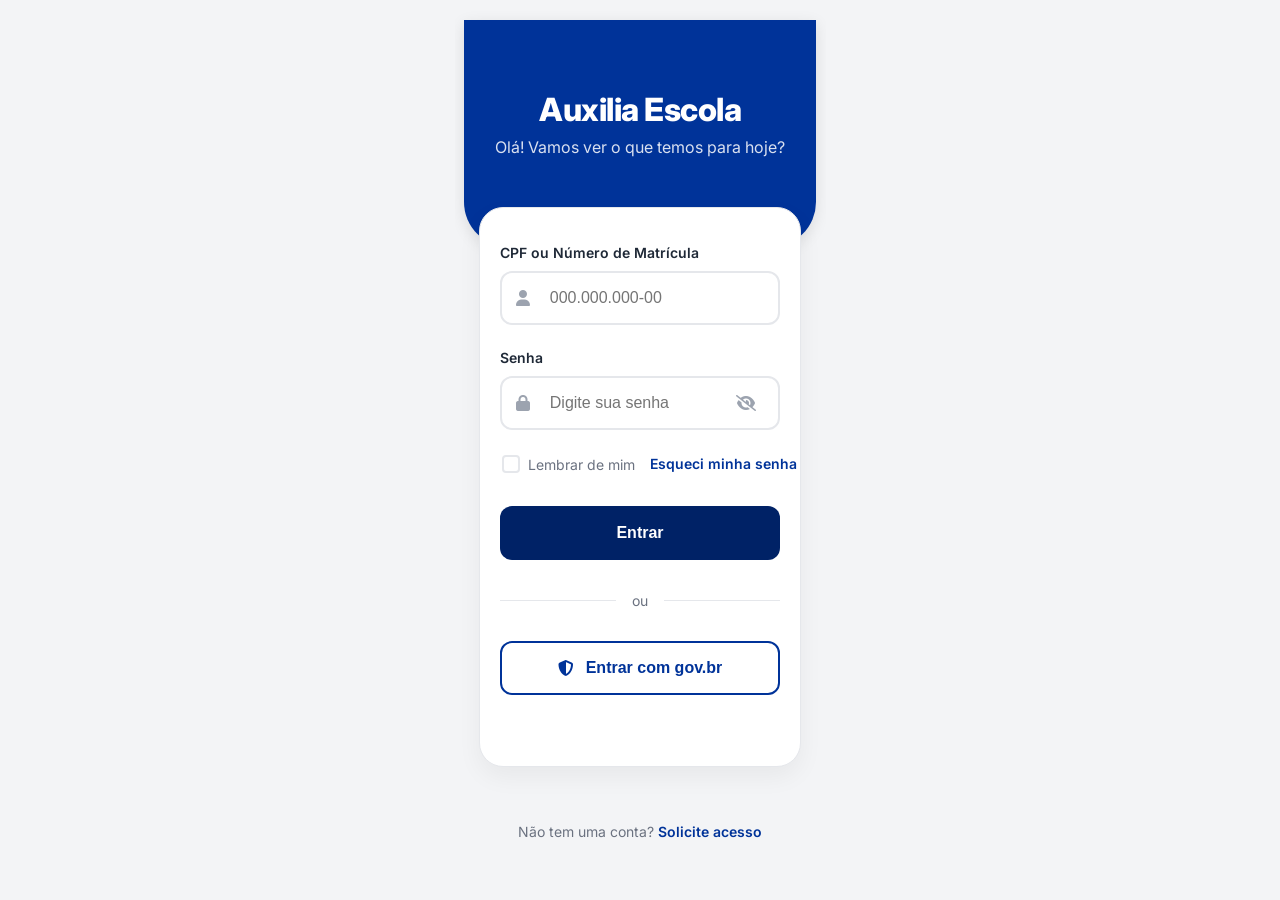
<file: Auxilia-Escola-main/index.html>
<!DOCTYPE html>
<html lang="pt-BR">
<head>
    <meta charset="UTF-8">
    <meta name="viewport" content="width=device-width, initial-scale=1.0">
    <title>Auxilia Escola - Login</title>
    <link rel="stylesheet" href="style.css">
    <link rel="preconnect" href="https://fonts.googleapis.com">
    <link rel="preconnect" href="https://fonts.gstatic.com" crossorigin>
    <link href="https://fonts.googleapis.com/css2?family=Inter:wght@400;500;600;700;800&display=swap" rel="stylesheet">
    <link rel="stylesheet" href="https://cdnjs.cloudflare.com/ajax/libs/font-awesome/6.5.2/css/all.min.css">
</head>
<body>
    <div class="login-container">
        <header class="login-header">
            <div class="header-content">
                <h1>Auxilia Escola</h1>
                <p>Olá! Vamos ver o que temos para hoje?</p>
            </div>
        </header>

        <main class="login-main">
            <form class="login-form" id="loginForm" novalidate>
                <div class="form-group">
                    <label for="user-id">CPF ou Número de Matrícula</label>
                    <div class="input-wrapper">
                        <i class="fas fa-user" aria-hidden="true"></i>
                        <input 
                            type="text" 
                            id="user-id" 
                            name="user-id"
                            placeholder="000.000.000-00" 
                            inputmode="numeric" 
                            autocomplete="username"
                            required
                            aria-required="true"
                        >
                    </div>
                    <span class="error-message" id="user-error">Por favor, insira um CPF ou matrícula válida.</span>
                </div>

                <div class="form-group">
                    <label for="password">Senha</label>
                    <div class="input-wrapper">
                        <i class="fas fa-lock" aria-hidden="true"></i>
                        <input 
                            type="password" 
                            id="password" 
                            name="password"
                            placeholder="Digite sua senha" 
                            autocomplete="current-password"
                            required
                            aria-required="true"
                        >
                        <i class="fas fa-eye-slash" id="togglePassword" role="button" aria-label="Mostrar senha" tabindex="0"></i>
                    </div>
                    <span class="error-message" id="password-error">A senha é obrigatória.</span>
                </div>

                <div class="form-options">
                    <label class="remember-me">
                        <input type="checkbox" id="remember">
                        <span>Lembrar de mim</span>
                    </label>
                    <a href="#" class="forgot-password">Esqueci minha senha</a>
                </div>

                <button type="submit" class="btn-login" id="submitBtn">
                    <span class="btn-text">Entrar</span>
                    <div class="loader"></div>
                </button>

                <div class="divider">
                    <span>ou</span>
                </div>

                <button type="button" class="btn-gov" aria-label="Entrar com a conta gov.br">
                    <i class="fas fa-shield-alt" aria-hidden="true"></i>
                    Entrar com gov.br
                </button>
            </form>

            <footer class="login-footer">
                <p>Não tem uma conta? <a href="#">Solicite acesso</a></p>
            </footer>
        </main>
    </div>
    <script src="script.js"></script>
</body>
</html>
</file>
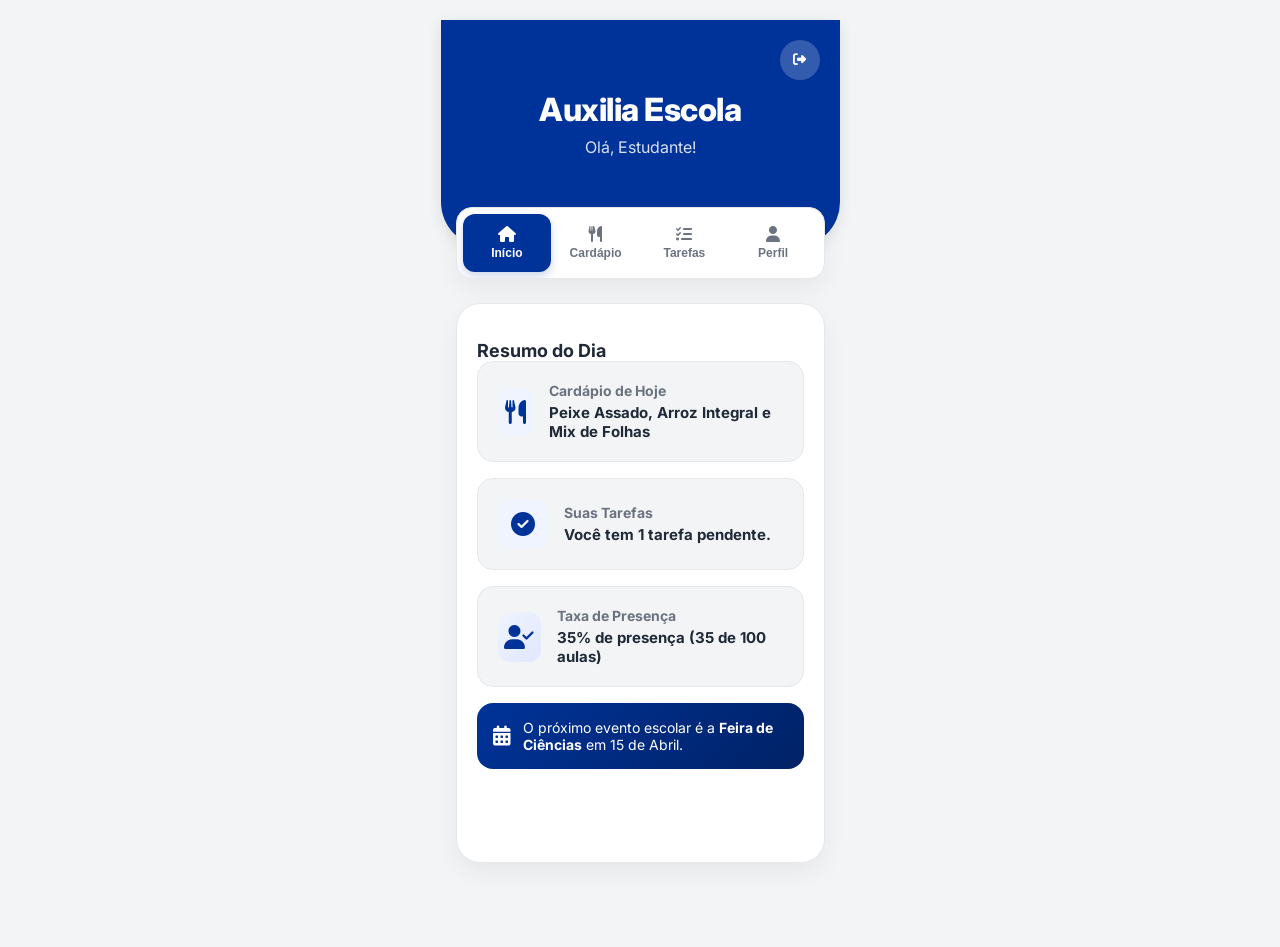
<file: Auxilia-Escola-main/dashboard.html>
<!DOCTYPE html>
<html lang="pt-BR">
<head>
<meta charset="UTF-8">
<meta name="viewport" content="width=device-width, initial-scale=1.0">
<title>Dashboard - Auxilia Escola</title>

<link rel="stylesheet" href="style.css">

<link rel="preconnect" href="https://fonts.googleapis.com">
<link rel="preconnect" href="https://fonts.gstatic.com" crossorigin>

<link href="https://fonts.googleapis.com/css2?family=Inter:wght@400;500;600;700;800&display=swap" rel="stylesheet">

<link rel="stylesheet" href="https://cdnjs.cloudflare.com/ajax/libs/font-awesome/6.5.2/css/all.min.css">
</head>

<body class="dashboard-body">

<div class="dashboard-container">

<header class="dashboard-header">

<div class="header-content">

<button class="btn-logout" id="logoutBtn">
<i class="fas fa-sign-out-alt"></i>
</button>

<h1>Auxilia Escola</h1>
<p id="welcomeMessage">Olá, Estudante!</p>

</div>
</header>

<main class="dashboard-main">

<nav class="tabs-nav">

<button class="tab-btn active" data-tab="home">
<i class="fas fa-home"></i>
<span>Início</span>
</button>

<button class="tab-btn" data-tab="menu">
<i class="fas fa-utensils"></i>
<span>Cardápio</span>
</button>

<button class="tab-btn" data-tab="todo">
<i class="fas fa-tasks"></i>
<span>Tarefas</span>
</button>

<button class="tab-btn" data-tab="profile">
<i class="fas fa-user"></i>
<span>Perfil</span>
</button>

</nav>

<div class="tab-content">

    <section id="home" class="tab-pane active">
        <div class="section-header">
            <h2>Resumo do Dia</h2>
        </div>
        
        <div class="home-grid">
            <div class="summary-card">
                <i class="fas fa-utensils"></i>
                <div>
                    <h3>Cardápio de Hoje</h3>
                    <p id="todayMealText">Carregando...</p>
                </div>
            </div>
            
            <div class="summary-card">
                <i class="fas fa-check-circle"></i>
                <div>
                    <h3>Suas Tarefas</h3>
                    <p id="todoCountText">Você tem 0 tarefas pendentes.</p>
                </div>
            </div>
            
            <!-- NOVO CARD PRESENÇA -->
            <div class="summary-card">
                <i class="fas fa-user-check"></i>
                <div>
                    <h3>Taxa de Presença</h3>
                    <p id="attendanceText">Carregando...</p>
                </div>
            </div>
            
            <div class="info-banner">
                <i class="fas fa-calendar-alt"></i>
                <p>O próximo evento escolar é a <strong>Feira de Ciências</strong> em 15 de Abril.</p>
            </div>
        </div>
    </section>

<section id="menu" class="tab-pane">

<div class="section-header">
<h2>Cardápio da Semana</h2>
</div>

<div class="menu-grid">

<div class="menu-card" data-day="1">
<span class="day">Segunda</span>
<p class="meal">Arroz, Feijão, Frango Grelhado e Salada</p>
</div>

<div class="menu-card" data-day="2">
<span class="day">Terça</span>
<p class="meal">Macarronada à Bolonhesa e Fruta</p>
</div>

<div class="menu-card" data-day="3">
<span class="day">Quarta</span>
<p class="meal">Feijoada Light, Arroz e Couve</p>
</div>

<div class="menu-card" data-day="4">
<span class="day">Quinta</span>
<p class="meal">Iscas de Carne, Purê de Batata e Legumes</p>
</div>

<div class="menu-card" data-day="5">
<span class="day">Sexta</span>
<p class="meal">Peixe Assado, Arroz Integral e Mix de Folhas</p>
</div>

</div>

</section>

<section id="todo" class="tab-pane">

<div class="section-header">
<h2>Minha Lista de Afazeres</h2>
</div>

<div class="todo-container">

<form id="todoForm" class="todo-form">

<input type="text" id="todoInput" placeholder="Adicionar nova tarefa...">

<button type="submit" class="btn-add-todo">
<i class="fas fa-plus"></i>
</button>

</form>

<ul id="todoList" class="todo-list"></ul>

</div>

</section>

<section id="profile" class="tab-pane">

<div class="section-header">
<h2>Meu Perfil</h2>
</div>

<div class="profile-container">

<div class="profile-header">

<div class="profile-avatar">
<i class="fas fa-user-graduate"></i>
</div>

<h3 id="profileName">Estudante Auxilia</h3>
<p id="profileEmail">estudante@auxilia.com.br</p>

</div>

<div class="profile-info-list">

<div class="info-item">
<span class="info-label">Matrícula:</span>
<span class="info-value">2024001589</span>
</div>

<div class="info-item">
<span class="info-label">Turma:</span>
<span class="info-value">3º Ano B - Ensino Médio</span>
</div>

<div class="info-item">
<span class="info-label">Status:</span>
<span class="info-value status-active">Ativo</span>
</div>

</div>

<button class="btn-edit-profile">
<i class="fas fa-edit"></i>
Editar Perfil
</button>

</div>

</section>

</div>

</main>

</div>

<script src="script.js"></script>

</body>
</html>
</file>
<file: Auxilia-Escola-main/style.css>
/* Variáveis de Cores e Estilos */
:root {
    --primary-color: #003399;
    --primary-dark: #002266;
    --primary-light: #F0F4FF;
    --bg-color: #F3F4F6;
    --card-bg: #ffffff;
    --text-main: #1F2937;
    --text-muted: #6B7280;
    --text-placeholder: #9CA3AF;
    --border-color: #E5E7EB;
    --error-color: #EF4444;
    --success-color: #10B981;
    --radius-header: 45px;
    --radius-card: 24px;
    --radius-input: 12px;
    --shadow-soft: 0 10px 25px rgba(0, 0, 0, 0.05);
    --transition-fast: 0.2s ease;
}

/* Suporte a Dark Mode */
@media (prefers-color-scheme: dark) {
    :root {
        --primary-color: #60A5FA;
        --primary-dark: #3B82F6;
        --primary-light: rgba(96, 165, 250, 0.1);
        --bg-color: #0F172A;
        --card-bg: #1E293B;
        --text-main: #F1F5F9;
        --text-muted: #94A3B8;
        --text-placeholder: #64748B;
        --border-color: #334155;
        --shadow-soft: 0 10px 25px rgba(0, 0, 0, 0.3);
    }

    .login-header, .dashboard-header {
        background-color: #1E293B;
        border-bottom: 1px solid var(--border-color);
    }

    .btn-login {
        background-color: #3B82F6;
        color: #ffffff;
    }

    .btn-login:hover {
        background-color: #60A5FA;
    }

    .btn-gov {
        border-color: var(--primary-color);
        color: var(--primary-color);
    }

    .btn-gov:hover {
        background-color: var(--primary-light);
    }
}

/* Reset e Base */
* {
    margin: 0;
    padding: 0;
    box-sizing: border-box;
}

body, html {
    font-family: 'Inter', sans-serif;
    background-color: var(--bg-color);
    color: var(--text-main);
    min-height: 100vh;
    overflow-x: hidden;
    transition: background-color var(--transition-fast);
    display: flex;
    justify-content: center;
    align-items: center; /* Centraliza verticalmente por padrão */
}

/* Estilo para alinhar login ao topo se necessário, mas manter dashboard centrado */
.dashboard-body {
    display: flex;
    justify-content: center;
    align-items: center;
}

/* Container Principal com animação de entrada */
.login-container, .dashboard-container {
    width: 95%; /* Largura responsiva para mobile */
    max-width: 420px; /* Largura Universal fixa */
    display: flex;
    flex-direction: column;
    animation: fadeIn 0.6s ease-out;
    margin: 20px auto;
}

@keyframes fadeIn {
    from { opacity: 0; transform: translateY(10px); }
    to { opacity: 1; transform: translateY(0); }
}

/* Cabeçalho */
.login-header, .dashboard-header {
    background-color: var(--primary-color);
    color: #ffffff;
    padding: 70px 20px 90px 20px;
    text-align: center;
    border-bottom-left-radius: var(--radius-header);
    border-bottom-right-radius: var(--radius-header);
    box-shadow: 0 4px 15px rgba(0, 0, 0, 0.1);
    position: relative;
    z-index: 5;
}

.login-header h1, .dashboard-header h1 {
    font-size: 32px;
    font-weight: 800;
    margin-bottom: 8px;
    letter-spacing: -0.5px;
}

.login-header p, .dashboard-header p {
    font-size: 16px;
    font-weight: 400;
    color: rgba(255, 255, 255, 0.85);
}

/* Logout Button */
.btn-logout {
    position: absolute;
    top: 20px;
    right: 20px;
    background: rgba(255, 255, 255, 0.2);
    border: none;
    color: white;
    width: 40px;
    height: 40px;
    border-radius: 50%;
    cursor: pointer;
    display: flex;
    align-items: center;
    justify-content: center;
    transition: background 0.2s;
}

.btn-logout:hover {
    background: rgba(255, 255, 255, 0.3);
}

/* Área Central */
.login-main, .dashboard-main {
    padding: 0 15px 40px; 
    margin-top: -40px;
    position: relative;
    z-index: 10;
    display: flex;
    flex-direction: column;
    align-items: center;
    width: 100%;
    box-sizing: border-box;
}

/* Navegação por Abas */
.tabs-nav {
    display: flex;
    background-color: var(--card-bg);
    padding: 6px;
    border-radius: 16px;
    margin-bottom: 24px;
    box-shadow: var(--shadow-soft);
    border: 1px solid var(--border-color);
    width: 100%;
    max-width: 420px; /* Alinhado com a largura do card */
    overflow-x: auto;
    scrollbar-width: none; /* Firefox */
    -ms-overflow-style: none; /* IE/Edge */
}

.tabs-nav::-webkit-scrollbar {
    display: none; /* Chrome/Safari */
}

.tab-btn {
    flex: 1;
    display: flex;
    flex-direction: column;
    align-items: center;
    justify-content: center;
    gap: 4px;
    padding: 12px 8px; /* Padding ajustado */
    border: none;
    background: transparent;
    color: var(--text-muted);
    font-size: 12px; /* Fonte levemente maior */
    font-weight: 600;
    cursor: pointer;
    border-radius: 12px;
    transition: all 0.2s;
    min-width: 85px; /* Largura mínima para evitar aperto */
}

.tab-btn i {
    font-size: 16px;
}

.tab-btn.active {
    background-color: var(--primary-color);
    color: white;
    box-shadow: 0 4px 10px rgba(0, 51, 153, 0.2);
}

/* Estilos da Tela de Início (Home) */
.home-grid {
    display: flex;
    flex-direction: column;
    gap: 16px;
}

.summary-card {
    display: flex;
    align-items: center;
    gap: 16px;
    padding: 20px;
    background-color: var(--bg-color);
    border-radius: 16px;
    border: 1px solid var(--border-color);
    transition: transform 0.2s;
}

.summary-card:hover {
    transform: translateY(-2px);
}

.summary-card i {
    font-size: 24px;
    color: var(--primary-color);
    background: var(--primary-light);
    width: 50px;
    height: 50px;
    display: flex;
    align-items: center;
    justify-content: center;
    border-radius: 12px;
}

.summary-card h3 {
    font-size: 14px;
    color: var(--text-muted);
    margin-bottom: 4px;
}

.summary-card p {
    font-size: 15px;
    font-weight: 700;
    color: var(--text-main);
}

.info-banner {
    display: flex;
    align-items: center;
    gap: 12px;
    padding: 16px;
    background: linear-gradient(135deg, var(--primary-color), var(--primary-dark));
    color: white;
    border-radius: 16px;
    font-size: 14px;
}

.info-banner i {
    font-size: 20px;
}

/* Estilos da Aba de Perfil */
.profile-container {
    display: flex;
    flex-direction: column;
    align-items: center;
    gap: 24px;
}

.profile-header {
    text-align: center;
}

.profile-avatar {
    width: 100px;
    height: 100px;
    background-color: var(--primary-light);
    color: var(--primary-color);
    border-radius: 50%;
    display: flex;
    align-items: center;
    justify-content: center;
    font-size: 40px;
    margin: 0 auto 16px;
    border: 4px solid var(--card-bg);
    box-shadow: var(--shadow-soft);
}

.profile-header h3 {
    font-size: 20px;
    font-weight: 700;
    margin-bottom: 4px;
}

.profile-header p {
    font-size: 14px;
    color: var(--text-muted);
}

.profile-info-list {
    width: 100%;
    display: flex;
    flex-direction: column;
    gap: 12px;
}

.info-item {
    display: flex;
    justify-content: space-between;
    padding: 14px;
    background-color: var(--bg-color);
    border-radius: 12px;
    font-size: 14px;
}

.info-label {
    color: var(--text-muted);
    font-weight: 600;
}

.info-value {
    color: var(--text-main);
    font-weight: 700;
}

.status-active {
    color: var(--success-color);
}

.btn-edit-profile {
    width: 100%;
    padding: 14px;
    background-color: transparent;
    color: var(--primary-color);
    border: 2px solid var(--primary-color);
    border-radius: 12px;
    font-size: 15px;
    font-weight: 700;
    cursor: pointer;
    display: flex;
    align-items: center;
    justify-content: center;
    gap: 8px;
    transition: all 0.2s;
}

.btn-edit-profile:hover {
    background-color: var(--primary-light);
}

/* Modal de Edição */
.modal-overlay {
    position: fixed;
    top: 0;
    left: 0;
    width: 100%;
    height: 100%;
    background-color: rgba(0, 0, 0, 0.5);
    display: none; /* Escondido por padrão */
    justify-content: center;
    align-items: center;
    z-index: 1000;
    backdrop-filter: blur(4px);
    animation: fadeIn 0.3s ease;
}

.modal-overlay.active {
    display: flex;
}

.modal-card {
    background-color: var(--card-bg);
    width: 90%;
    max-width: 400px;
    border-radius: 24px;
    padding: 24px;
    box-shadow: 0 20px 40px rgba(0, 0, 0, 0.2);
    animation: slideUp 0.3s ease;
}

@keyframes slideUp {
    from { transform: translateY(20px); opacity: 0; }
    to { transform: translateY(0); opacity: 1; }
}

.modal-header {
    display: flex;
    justify-content: space-between;
    align-items: center;
    margin-bottom: 24px;
}

.modal-header h2 {
    font-size: 20px;
    font-weight: 700;
    color: var(--text-main);
}

.btn-close-modal {
    background: none;
    border: none;
    font-size: 28px;
    color: var(--text-muted);
    cursor: pointer;
    line-height: 1;
}

.modal-form .form-group {
    margin-bottom: 16px;
}

.modal-form label {
    display: block;
    font-size: 14px;
    font-weight: 600;
    color: var(--text-muted);
    margin-bottom: 6px;
}

.modal-form input {
    width: 100%;
    padding: 12px 16px;
    border: 2px solid var(--border-color);
    border-radius: 12px;
    background: var(--bg-color);
    color: var(--text-main);
    font-size: 14px;
}

.modal-form input:focus {
    outline: none;
    border-color: var(--primary-color);
}

.modal-actions {
    margin-top: 24px;
}

.btn-save-profile {
    width: 100%;
    padding: 16px;
    background-color: var(--primary-color);
    color: white;
    border: none;
    border-radius: 12px;
    font-size: 16px;
    font-weight: 700;
    cursor: pointer;
    transition: background 0.2s;
}

.btn-save-profile:hover {
    background-color: var(--primary-dark);
}

/* Container de Abas e Conteúdo */
.tab-content {
    width: 100%;
    display: flex;
    flex-direction: column;
    align-items: center;
}

/* Formulário e Abas Individuais - Padronização Radical de Largura */
.login-form, .tab-pane {
    background-color: var(--card-bg);
    border-radius: var(--radius-card);
    padding: 36px 20px;
    box-shadow: var(--shadow-soft);
    border: 1px solid var(--border-color);
    margin-bottom: 24px;
    width: 100% !important; /* Força 100% do container pai (420px max) */
    height: 560px; 
    flex-direction: column;
    overflow-y: auto;
    overflow-x: hidden;
    scrollbar-width: none;
    -ms-overflow-style: none;
    box-sizing: border-box;
}

/* Diferenciação de Display */
.login-form {
    display: flex;
    justify-content: flex-start;
}

.tab-pane {
    display: none; 
    justify-content: flex-start;
    align-items: stretch; /* Garante que o conteúdo estique até a borda */
}

.tab-pane.active {
    display: flex;
}

/* Grids e Containers Internos do Dashboard */
.home-grid, .menu-grid, .todo-container, .profile-container, .todo-form, .todo-list, .profile-info-list {
    width: 100% !important;
    display: flex;
    flex-direction: column;
    gap: 16px;
    padding-bottom: 20px;
    box-sizing: border-box;
}

/* Itens que DEVEM preencher o espaço lateral */
.summary-card, .menu-card, .todo-item, .info-item, .btn-edit-profile, .todo-form input, .btn-login, .btn-gov {
    width: 100% !important;
    box-sizing: border-box;
}

.section-header i {
    font-size: 20px;
}

.section-header h2 {
    font-size: 18px;
    font-weight: 700;
    color: var(--text-main);
}

/* Grid de Cardápio */
.menu-grid {
    display: flex;
    flex-direction: column;
    gap: 12px;
}

.menu-card {
    background-color: var(--bg-color);
    padding: 16px;
    border-radius: 16px;
    border: 1px solid var(--border-color);
}

.menu-card .day {
    font-size: 12px;
    font-weight: 700;
    color: var(--primary-color);
    text-transform: uppercase;
    display: block;
    margin-bottom: 4px;
}

.menu-card .meal {
    font-size: 14px;
    color: var(--text-main);
}

.menu-card.active {
    border-color: var(--primary-color);
    background-color: var(--primary-light);
}

/* Lista de Afazeres (Todo) */
.todo-form {
    display: flex;
    gap: 10px;
    margin-bottom: 20px;
}

.todo-form input {
    flex: 1;
    padding: 12px 16px;
    border: 2px solid var(--border-color);
    border-radius: 12px;
    background: transparent;
    color: var(--text-main);
    font-size: 14px;
}

.todo-form input:focus {
    outline: none;
    border-color: var(--primary-color);
}

.btn-add-todo {
    background-color: var(--primary-color);
    color: white;
    border: none;
    width: 44px;
    height: 44px;
    border-radius: 12px;
    cursor: pointer;
    display: flex;
    align-items: center;
    justify-content: center;
    transition: background 0.2s;
}

.btn-add-todo:hover {
    background-color: var(--primary-dark);
}

.todo-list {
    list-style: none;
}

.todo-item {
    display: flex;
    align-items: center;
    gap: 12px;
    padding: 12px;
    border-bottom: 1px solid var(--border-color);
    animation: slideIn 0.3s ease-out;
}

@keyframes slideIn {
    from { opacity: 0; transform: translateX(-10px); }
    to { opacity: 1; transform: translateX(0); }
}

.todo-item:last-child {
    border-bottom: none;
}

.todo-item input[type="checkbox"] {
    appearance: none;
    width: 20px;
    height: 20px;
    border: 2px solid var(--border-color);
    border-radius: 6px;
    cursor: pointer;
    position: relative;
    transition: all 0.2s;
}

.todo-item input[type="checkbox"]:checked {
    background-color: var(--success-color);
    border-color: var(--success-color);
}

.todo-item input[type="checkbox"]:checked::after {
    content: '\f00c';
    font-family: 'Font Awesome 6 Free';
    font-weight: 900;
    font-size: 10px;
    color: white;
    position: absolute;
    top: 50%;
    left: 50%;
    transform: translate(-50%, -50%);
}

.todo-item span {
    flex: 1;
    font-size: 14px;
}

.todo-item.completed span {
    text-decoration: line-through;
    color: var(--text-muted);
}

.btn-delete-todo {
    color: var(--text-placeholder);
    background: none;
    border: none;
    cursor: pointer;
    padding: 8px;
    transition: color 0.2s;
}

.btn-delete-todo:hover {
    color: var(--error-color);
}

/* LOGIN FORM STYLES (Existing) */
.form-group {
    margin-bottom: 24px;
}

.form-group label {
    display: block;
    font-size: 14px;
    font-weight: 600;
    color: var(--text-main);
    margin-bottom: 10px;
}

.input-wrapper {
    position: relative;
    display: flex;
    align-items: center;
}

.input-wrapper i {
    position: absolute;
    left: 16px;
    color: var(--text-placeholder);
    transition: color var(--transition-fast);
}

.input-wrapper input {
    width: 100%;
    padding: 16px 16px 16px 48px;
    border: 2px solid var(--border-color);
    background-color: transparent;
    border-radius: var(--radius-input);
    font-size: 16px;
    color: var(--text-main);
    transition: all var(--transition-fast);
}

.input-wrapper input:focus {
    outline: none;
    border-color: var(--primary-color);
    box-shadow: 0 0 0 4px rgba(0, 51, 153, 0.15);
}

#togglePassword {
    position: absolute;
    right: 16px;
    cursor: pointer;
    color: var(--text-placeholder);
    left: auto;
    padding: 8px;
    border-radius: 50%;
}

/* Opções Extras (Lembrar-me e Esqueci minha senha) */
.form-options {
    display: flex;
    justify-content: space-between;
    align-items: center; /* Nivelamento horizontal perfeito */
    margin-bottom: 32px;
    width: 100%;
    gap: 15px;
    padding: 0 2px; /* Pequeno ajuste para alinhar com os inputs acima */
}

.remember-me {
    display: inline-flex;
    align-items: center;
    gap: 8px;
    font-size: 14px;
    color: var(--text-muted);
    cursor: pointer;
    user-select: none;
    transition: color var(--transition-fast);
    flex-shrink: 0;
    margin: 0;
    height: 20px; /* Altura fixa para nivelar com o link */
}

.remember-me:hover {
    color: var(--text-main);
}

.remember-me input {
    appearance: none;
    width: 18px;
    height: 18px;
    border: 2px solid var(--border-color);
    border-radius: 4px;
    background-color: transparent;
    cursor: pointer;
    position: relative;
    transition: all var(--transition-fast);
    flex-shrink: 0;
    margin: 0; /* Remove margens que desalinhariam */
}

.remember-me input:checked {
    background-color: var(--primary-color);
    border-color: var(--primary-color);
}

.remember-me input:checked::after {
    content: '\f00c';
    font-family: 'Font Awesome 6 Free';
    font-weight: 900;
    font-size: 10px;
    color: white;
    position: absolute;
    top: 50%;
    left: 50%;
    transform: translate(-50%, -50%);
}

.remember-me input:focus {
    outline: none;
    box-shadow: 0 0 0 3px var(--primary-light);
}

/* Link "Esqueci minha senha" */
.forgot-password {
    font-size: 14px;
    color: var(--primary-color);
    text-decoration: none;
    font-weight: 600;
    transition: all var(--transition-fast);
    border-bottom: 1px solid transparent;
    text-align: right;
    white-space: nowrap;
    display: inline-flex;
    align-items: center;
    height: 20px; /* Mesma altura fixa do Lembrar-me */
}

.btn-login {
    width: 100%;
    padding: 18px;
    background-color: var(--primary-dark);
    color: #ffffff;
    border: none;
    border-radius: var(--radius-input);
    font-size: 16px;
    font-weight: 700;
    cursor: pointer;
    display: flex;
    align-items: center;
    justify-content: center;
    gap: 10px;
}

.loader {
    width: 18px;
    height: 18px;
    border: 3px solid #ffffff;
    border-bottom-color: transparent;
    border-radius: 50%;
    display: none;
    animation: rotation 1s linear infinite;
}

@keyframes rotation {
    0% { transform: rotate(0deg); }
    100% { transform: rotate(360deg); }
}

.divider {
    display: flex;
    align-items: center;
    text-align: center;
    margin: 32px 0;
}

.divider::before, .divider::after {
    content: '';
    flex: 1;
    border-bottom: 1px solid var(--border-color);
}

.divider span {
    padding: 0 16px;
    font-size: 14px;
    color: var(--text-muted);
}

.btn-gov {
    width: 100%;
    padding: 16px;
    background-color: var(--card-bg);
    color: var(--primary-color);
    border: 2px solid var(--primary-color);
    border-radius: var(--radius-input);
    font-size: 16px;
    font-weight: 600;
    cursor: pointer;
    display: flex;
    align-items: center;
    justify-content: center;
    gap: 12px;
}

.login-footer {
    text-align: center;
    margin-top: 32px;
    font-size: 14px;
    color: var(--text-muted);
}

.login-footer a {
    color: var(--primary-color);
    text-decoration: none;
    font-weight: 600;
}

.error-message {
    color: var(--error-color);
    font-size: 12px;
    margin-top: 6px;
    display: none;
}

.input-error {
    border-color: var(--error-color) !important;
}
/* Adicione estas classes ao final do arquivo style.css */

/* Estilos para a taxa de presença */
#attendanceText {
    font-weight: 700;
    transition: color 0.3s ease;
}

.attendance-excellent {
    color: var(--success-color);
}

.attendance-good {
    color: #F59E0B; /* Laranja */
}

.attendance-low {
    color: var(--error-color);
}

/* Efeito hover no card de presença */
.summary-card:has(i.fa-user-check):hover {
    transform: translateY(-2px);
    box-shadow: 0 8px 20px rgba(0, 0, 0, 0.1);
}

.summary-card:has(i.fa-user-check) i {
    background: linear-gradient(135deg, var(--primary-light), #E0E7FF);
}

/* Gráfico de progresso circular opcional (se quiser adicionar depois) */
.attendance-progress {
    width: 60px;
    height: 60px;
    border-radius: 50%;
    background: conic-gradient(var(--success-color) 0deg 331deg, #E5E7EB 331deg 360deg);
    display: flex;
    align-items: center;
    justify-content: center;
    margin-right: 12px;
}

.attendance-progress span {
    background: var(--card-bg);
    width: 50px;
    height: 50px;
    border-radius: 50%;
    display: flex;
    align-items: center;
    justify-content: center;
    font-weight: 700;
    font-size: 14px;
}
</file>
